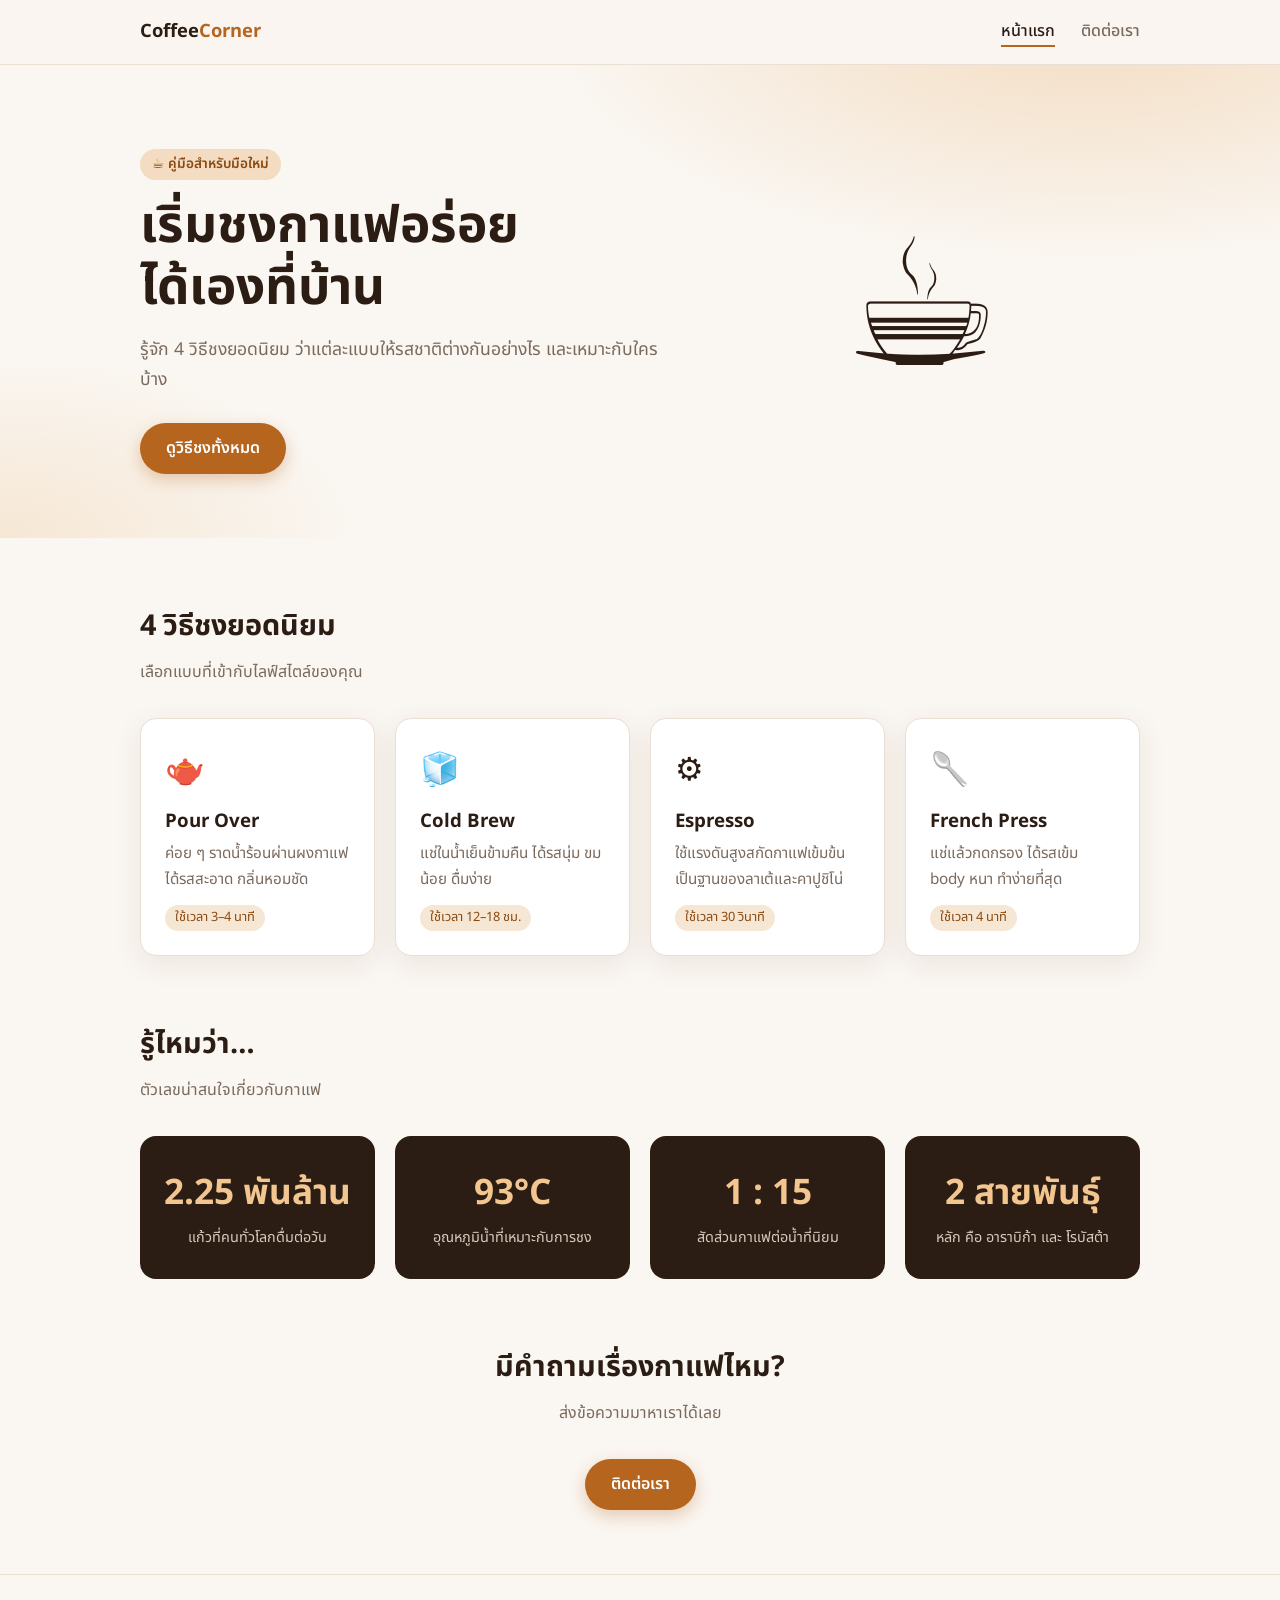
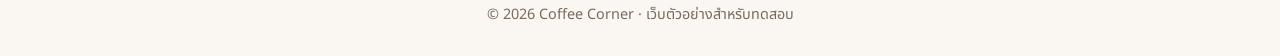
<file: index.html>
<!doctype html>
<html lang="th">
<head>
  <meta charset="utf-8">
  <meta name="viewport" content="width=device-width, initial-scale=1">
  <title>Coffee Corner – คู่มือกาแฟสำหรับมือใหม่</title>
  <meta name="description" content="รู้จักวิธีชงกาแฟ 4 แบบ พร้อมข้อมูลน่ารู้เกี่ยวกับกาแฟ">
  <link rel="preconnect" href="https://fonts.googleapis.com">
  <link href="https://fonts.googleapis.com/css2?family=Noto+Sans+Thai:wght@400;500;600;700&display=swap" rel="stylesheet">
  <link rel="stylesheet" href="styles.css">
</head>
<body>
  <header class="site">
    <div class="wrap">
      <a class="logo" href="index.html">Coffee<span>Corner</span></a>
      <nav>
        <a class="active" href="index.html">หน้าแรก</a>
        <a href="contact.html">ติดต่อเรา</a>
      </nav>
    </div>
  </header>

  <main>
    <section class="hero">
      <div class="wrap">
        <div>
          <span class="eyebrow">☕ คู่มือสำหรับมือใหม่</span>
          <h1>เริ่มชงกาแฟอร่อย<br>ได้เองที่บ้าน</h1>
          <p>รู้จัก 4 วิธีชงยอดนิยม ว่าแต่ละแบบให้รสชาติต่างกันอย่างไร และเหมาะกับใครบ้าง</p>
          <a class="btn" href="#methods">ดูวิธีชงทั้งหมด</a>
        </div>
        <div class="cup" aria-hidden="true">☕</div>
      </div>
    </section>

    <section class="block" id="methods">
      <div class="wrap">
        <h2 class="reveal">4 วิธีชงยอดนิยม</h2>
        <p class="sub reveal">เลือกแบบที่เข้ากับไลฟ์สไตล์ของคุณ</p>
        <div class="cards">
          <article class="card reveal">
            <div class="ico">🫖</div>
            <h3>Pour Over</h3>
            <p>ค่อย ๆ ราดน้ำร้อนผ่านผงกาแฟ ได้รสสะอาด กลิ่นหอมชัด</p>
            <span class="tag">ใช้เวลา 3–4 นาที</span>
          </article>
          <article class="card reveal">
            <div class="ico">🧊</div>
            <h3>Cold Brew</h3>
            <p>แช่ในน้ำเย็นข้ามคืน ได้รสนุ่ม ขมน้อย ดื่มง่าย</p>
            <span class="tag">ใช้เวลา 12–18 ชม.</span>
          </article>
          <article class="card reveal">
            <div class="ico">⚙️</div>
            <h3>Espresso</h3>
            <p>ใช้แรงดันสูงสกัดกาแฟเข้มข้น เป็นฐานของลาเต้และคาปูชิโน่</p>
            <span class="tag">ใช้เวลา 30 วินาที</span>
          </article>
          <article class="card reveal">
            <div class="ico">🥄</div>
            <h3>French Press</h3>
            <p>แช่แล้วกดกรอง ได้รสเข้ม body หนา ทำง่ายที่สุด</p>
            <span class="tag">ใช้เวลา 4 นาที</span>
          </article>
        </div>
      </div>
    </section>

    <section class="block" style="padding-top:0">
      <div class="wrap">
        <h2 class="reveal">รู้ไหมว่า…</h2>
        <p class="sub reveal">ตัวเลขน่าสนใจเกี่ยวกับกาแฟ</p>
        <div class="facts">
          <div class="fact reveal"><b>2.25 พันล้าน</b><span>แก้วที่คนทั่วโลกดื่มต่อวัน</span></div>
          <div class="fact reveal"><b>93°C</b><span>อุณหภูมิน้ำที่เหมาะกับการชง</span></div>
          <div class="fact reveal"><b>1 : 15</b><span>สัดส่วนกาแฟต่อน้ำที่นิยม</span></div>
          <div class="fact reveal"><b>2 สายพันธุ์</b><span>หลัก คือ อาราบิก้า และ โรบัสต้า</span></div>
        </div>
      </div>
    </section>

    <section class="block" style="padding-top:0">
      <div class="wrap reveal" style="text-align:center">
        <h2>มีคำถามเรื่องกาแฟไหม?</h2>
        <p class="sub">ส่งข้อความมาหาเราได้เลย</p>
        <a class="btn" href="contact.html">ติดต่อเรา</a>
      </div>
    </section>
  </main>

  <footer>© 2026 Coffee Corner · เว็บตัวอย่างสำหรับทดสอบ</footer>
  <script src="script.js"></script>
</body>
</html>
</file>
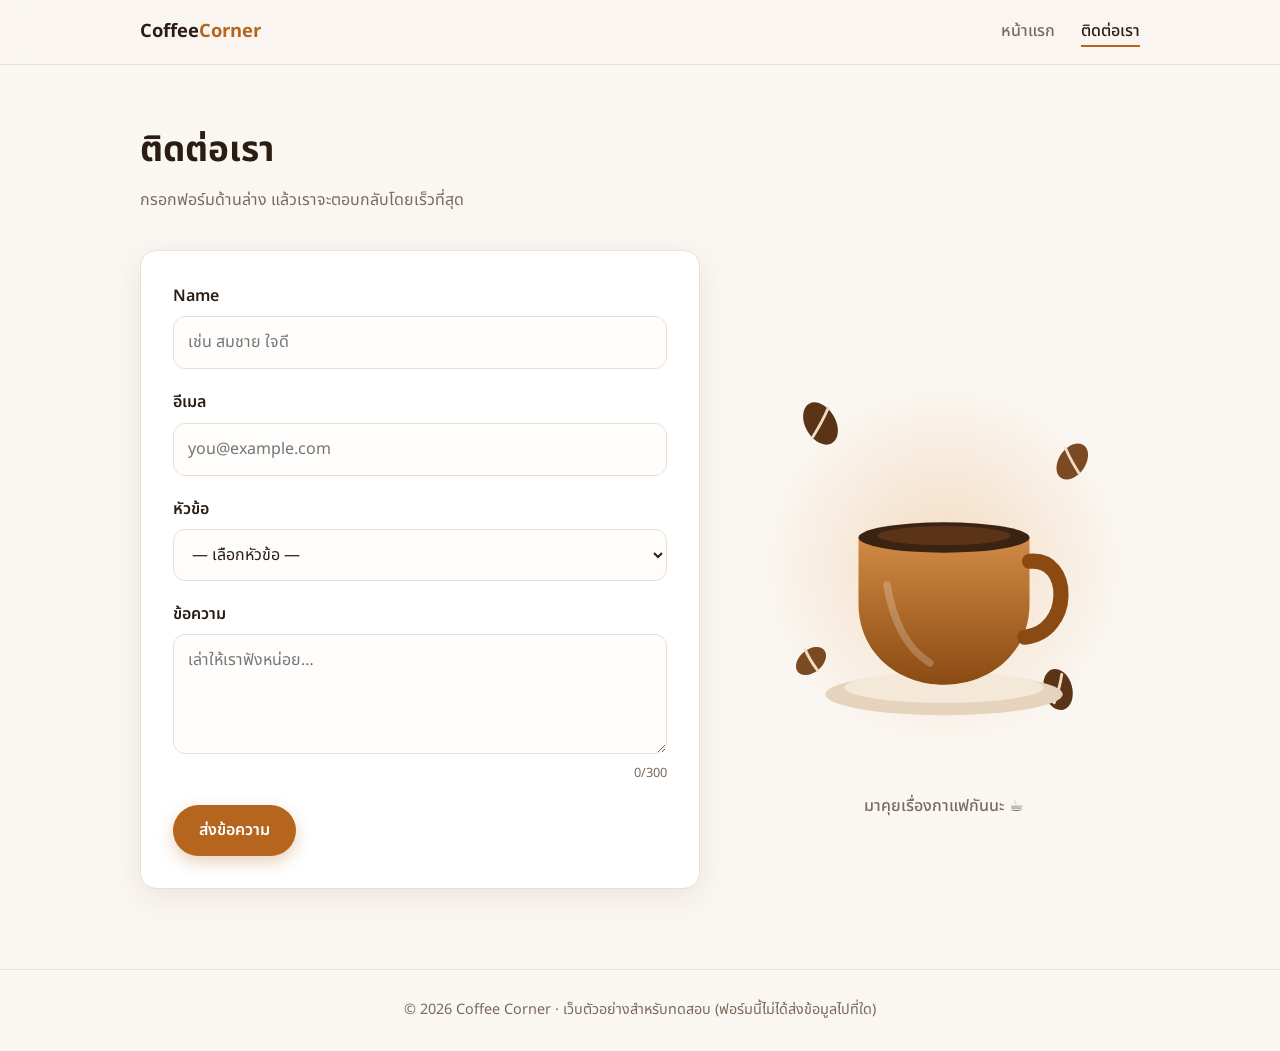
<file: contact.html>
<!doctype html>
<html lang="th">
<head>
  <meta charset="utf-8">
  <meta name="viewport" content="width=device-width, initial-scale=1">
  <title>ติดต่อเรา – Coffee Corner</title>
  <link rel="preconnect" href="https://fonts.googleapis.com">
  <link href="https://fonts.googleapis.com/css2?family=Noto+Sans+Thai:wght@400;500;600;700&display=swap" rel="stylesheet">
  <link rel="stylesheet" href="styles.css">
</head>
<body>
  <header class="site">
    <div class="wrap">
      <a class="logo" href="index.html">Coffee<span>Corner</span></a>
      <nav>
        <a href="index.html">หน้าแรก</a>
        <a class="active" href="contact.html">ติดต่อเรา</a>
      </nav>
    </div>
  </header>

  <main class="wrap">
    <div class="page-title">
      <h1>ติดต่อเรา</h1>
      <p>กรอกฟอร์มด้านล่าง แล้วเราจะตอบกลับโดยเร็วที่สุด</p>
    </div>

    <div class="contact-grid">
    <div class="form-card">
      <form id="contact-form" novalidate>
        <div class="field">
          <label for="name">Name</label>
          <input id="name" name="name" type="text" autocomplete="name" placeholder="เช่น สมชาย ใจดี">
          <div class="msg">This field is required</div>
        </div>

        <div class="field">
          <label for="email">อีเมล</label>
          <input id="email" name="email" type="email" autocomplete="email" placeholder="you@example.com">
          <div class="msg">รูปแบบอีเมลไม่ถูกต้อง</div>
        </div>

        <div class="field">
          <label for="topic">หัวข้อ</label>
          <select id="topic" name="topic">
            <option value="">— เลือกหัวข้อ —</option>
            <option>ถามเรื่องวิธีชง</option>
            <option>แนะนำเมล็ดกาแฟ</option>
            <option>อื่น ๆ</option>
          </select>
          <div class="msg">กรุณาเลือกหัวข้อ</div>
        </div>

        <div class="field">
          <label for="message">ข้อความ</label>
          <textarea id="message" name="message" maxlength="300" placeholder="เล่าให้เราฟังหน่อย…"></textarea>
          <div class="counter"><span id="count">0</span>/300</div>
          <div class="msg">กรุณาเขียนข้อความอย่างน้อย 10 ตัวอักษร</div>
        </div>

        <button class="btn" type="submit" id="submit">ส่งข้อความ</button>
      </form>

      <div class="success" id="success" role="status">
        <div class="big">🎉</div>
        <h2>ส่งเรียบร้อยแล้ว</h2>
        <p id="success-text" style="color:var(--muted)"></p>
        <button class="btn" type="button" id="again">ส่งอีกข้อความ</button>
      </div>
    </div>

    <aside class="art" aria-hidden="true">
      <svg viewBox="0 0 400 480" xmlns="http://www.w3.org/2000/svg">
        <defs>
          <linearGradient id="cupG" x1="0" y1="0" x2="0" y2="1">
            <stop offset="0" stop-color="#d28a45"/>
            <stop offset="1" stop-color="#8a4a12"/>
          </linearGradient>
          <radialGradient id="glow" cx="50%" cy="50%" r="50%">
            <stop offset="0" stop-color="#f3dcc1"/>
            <stop offset="1" stop-color="#f3dcc1" stop-opacity="0"/>
          </radialGradient>
        </defs>

        <circle class="glow" cx="200" cy="260" r="190" fill="url(#glow)"/>

        <!-- floating beans -->
        <g class="bean b1"><ellipse cx="70" cy="110" rx="16" ry="24" fill="#5b3418" transform="rotate(-30 70 110)"/><path d="M62 124 Q72 108 78 94" stroke="#f3dcc1" stroke-width="3" fill="none" stroke-linecap="round"/></g>
        <g class="bean b2"><ellipse cx="335" cy="150" rx="14" ry="21" fill="#7a4a24" transform="rotate(35 335 150)"/><path d="M342 162 Q333 148 328 136" stroke="#f3dcc1" stroke-width="3" fill="none" stroke-linecap="round"/></g>
        <g class="bean b3"><ellipse cx="320" cy="390" rx="15" ry="22" fill="#5b3418" transform="rotate(-15 320 390)"/><path d="M316 404 Q322 388 324 374" stroke="#f3dcc1" stroke-width="3" fill="none" stroke-linecap="round"/></g>
        <g class="bean b4"><ellipse cx="60" cy="360" rx="12" ry="18" fill="#7a4a24" transform="rotate(50 60 360)"/><path d="M67 370 Q58 358 54 348" stroke="#f3dcc1" stroke-width="3" fill="none" stroke-linecap="round"/></g>

        <!-- steam -->
        <path class="steam s1" d="M165 190 C150 165 180 150 165 120 C155 100 175 90 170 70" />
        <path class="steam s2" d="M200 185 C185 160 215 145 200 115 C190 95 210 85 205 65" />
        <path class="steam s3" d="M235 190 C220 165 250 150 235 120 C225 100 245 90 240 70" />

        <!-- cup + saucer -->
        <g class="cup">
          <ellipse cx="200" cy="395" rx="125" ry="22" fill="#e6d3bd"/>
          <ellipse cx="200" cy="388" rx="105" ry="16" fill="#f4e8d9"/>
          <path d="M110 230 H290 V300 C290 350 250 385 200 385 C150 385 110 350 110 300 Z" fill="url(#cupG)"/>
          <path d="M290 255 C335 250 335 330 285 335" stroke="#8a4a12" stroke-width="16" fill="none" stroke-linecap="round"/>
          <ellipse cx="200" cy="230" rx="90" ry="16" fill="#3b2314"/>
          <ellipse cx="200" cy="228" rx="70" ry="10" fill="#5b3418"/>
          <path d="M140 280 Q150 340 185 362" stroke="#fff" stroke-opacity=".22" stroke-width="8" fill="none" stroke-linecap="round"/>
        </g>
      </svg>
      <p class="art-cap">มาคุยเรื่องกาแฟกันนะ ☕</p>
    </aside>
    </div>
  </main>

  <footer>© 2026 Coffee Corner · เว็บตัวอย่างสำหรับทดสอบ (ฟอร์มนี้ไม่ได้ส่งข้อมูลไปที่ใด)</footer>
  <script src="script.js"></script>
</body>
</html>
</file>
<file: styles.css>
:root {
  --bg: #faf6f1;
  --surface: #ffffff;
  --ink: #2b1d14;
  --muted: #7a6a5e;
  --accent: #b5651d;
  --accent-dark: #8a4a12;
  --line: #eadfd3;
  --ok: #2f7d4f;
  --err: #c0392b;
  --radius: 16px;
  --shadow: 0 8px 30px rgba(74, 44, 20, 0.08);
}

* { box-sizing: border-box; }

body {
  margin: 0;
  font-family: "Noto Sans Thai", "Sarabun", system-ui, -apple-system, sans-serif;
  background: var(--bg);
  color: var(--ink);
  line-height: 1.7;
}

.wrap { max-width: 1040px; margin: 0 auto; padding: 0 20px; }

/* Header */
header.site {
  position: sticky; top: 0; z-index: 10;
  background: rgba(250, 246, 241, 0.9);
  backdrop-filter: blur(8px);
  border-bottom: 1px solid var(--line);
}
header.site .wrap {
  display: flex; align-items: center; justify-content: space-between;
  height: 64px;
}
.logo { font-weight: 700; font-size: 1.15rem; color: var(--ink); text-decoration: none; }
.logo span { color: var(--accent); }
nav a {
  margin-left: 22px; color: var(--muted); text-decoration: none; font-weight: 500;
  position: relative; padding: 4px 0; transition: color .2s;
}
nav a::after {
  content: ""; position: absolute; left: 0; bottom: 0; height: 2px; width: 0;
  background: var(--accent); transition: width .25s ease;
}
nav a:hover, nav a.active { color: var(--ink); }
nav a:hover::after, nav a.active::after { width: 100%; }

/* Hero */
.hero {
  padding: 84px 0 64px;
  background:
    radial-gradient(900px 400px at 85% -10%, #f3dcc1 0%, transparent 60%),
    radial-gradient(600px 300px at 0% 100%, #f6e7d4 0%, transparent 60%);
}
.hero .wrap { display: grid; grid-template-columns: 1.2fr 1fr; gap: 40px; align-items: center; }
.eyebrow {
  display: inline-block; font-size: .85rem; font-weight: 600; color: var(--accent-dark);
  background: #f3dcc1; padding: 4px 12px; border-radius: 999px; margin-bottom: 16px;
}
.hero h1 { font-size: clamp(2rem, 5vw, 3.2rem); line-height: 1.2; margin: 0 0 16px; }
.hero p { color: var(--muted); font-size: 1.1rem; margin: 0 0 28px; max-width: 520px; }
.cup { font-size: clamp(7rem, 18vw, 11rem); text-align: center; animation: float 4s ease-in-out infinite; }
@keyframes float { 50% { transform: translateY(-12px); } }

.btn {
  display: inline-block; border: 0; cursor: pointer;
  background: var(--accent); color: #fff; font: inherit; font-weight: 600;
  padding: 12px 26px; border-radius: 999px; text-decoration: none;
  transition: transform .15s ease, background .2s, box-shadow .2s;
  box-shadow: 0 6px 16px rgba(181, 101, 29, .3);
}
.btn:hover { background: var(--accent-dark); transform: translateY(-2px); }
.btn:active { transform: translateY(0); }
.btn:disabled { opacity: .6; cursor: default; transform: none; }

/* Sections */
section.block { padding: 64px 0; }
section.block h2 { font-size: 1.8rem; margin: 0 0 8px; }
section.block .sub { color: var(--muted); margin: 0 0 32px; }

.cards { display: grid; grid-template-columns: repeat(auto-fit, minmax(230px, 1fr)); gap: 20px; }
.card {
  background: var(--surface); border: 1px solid var(--line); border-radius: var(--radius);
  padding: 24px; box-shadow: var(--shadow);
  transition: transform .25s ease, box-shadow .25s ease;
}
.card:hover { transform: translateY(-6px); box-shadow: 0 14px 36px rgba(74, 44, 20, .14); }
.card .ico { font-size: 2rem; }
.card h3 { margin: 8px 0 4px; }
.card p { margin: 0; color: var(--muted); font-size: .95rem; }
.tag { display: inline-block; margin-top: 12px; font-size: .8rem; color: var(--accent-dark); background: #f6e7d4; padding: 2px 10px; border-radius: 999px; }

/* Facts */
.facts { display: grid; grid-template-columns: repeat(auto-fit, minmax(180px, 1fr)); gap: 20px; text-align: center; }
.fact { background: var(--ink); color: #fff; border-radius: var(--radius); padding: 28px 16px; }
.fact b { display: block; font-size: 2.2rem; color: #f3c58f; }
.fact span { color: #d9c9bb; font-size: .9rem; }

/* Reveal on scroll */
.reveal { opacity: 0; transform: translateY(24px); transition: opacity .6s ease, transform .6s ease; }
.reveal.in { opacity: 1; transform: none; }

/* Contact */
.page-title { padding: 56px 0 8px; }
.page-title h1 { margin: 0 0 6px; font-size: 2.2rem; }
.page-title p { margin: 0; color: var(--muted); }

.contact-grid {
  display: grid; grid-template-columns: minmax(0, 560px) 1fr; gap: 48px;
  align-items: center; margin: 28px 0 80px;
}
.contact-grid .form-card { margin: 0; width: 100%; }
.art { text-align: center; }
.art svg { width: 100%; max-width: 380px; height: auto; overflow: visible; }
.art-cap { margin: 8px 0 0; color: var(--muted); font-weight: 500; }
.art .glow { animation: pulse 5s ease-in-out infinite; transform-origin: 200px 260px; }
.art .cup { animation: bob 4s ease-in-out infinite; }
.art .steam {
  fill: none; stroke: #c9a47c; stroke-width: 9; stroke-linecap: round; opacity: 0;
  stroke-dasharray: 180; stroke-dashoffset: 180;
  animation: steam 3.2s ease-in-out infinite;
}
.art .s2 { animation-delay: .8s; }
.art .s3 { animation-delay: 1.6s; }
.art .bean { animation: drift 6s ease-in-out infinite; transform-box: fill-box; transform-origin: center; }
.art .b2 { animation-delay: -1.5s; animation-duration: 7s; }
.art .b3 { animation-delay: -3s; animation-duration: 5.5s; }
.art .b4 { animation-delay: -4.5s; animation-duration: 6.5s; }
@keyframes steam {
  0%   { stroke-dashoffset: 180; opacity: 0; transform: translateY(14px); }
  30%  { opacity: .75; }
  100% { stroke-dashoffset: 0; opacity: 0; transform: translateY(-16px); }
}
@keyframes bob   { 50% { transform: translateY(-8px); } }
@keyframes pulse { 50% { transform: scale(1.06); opacity: .8; } }
@keyframes drift {
  0%, 100% { transform: translateY(0) rotate(0); }
  50%      { transform: translateY(-18px) rotate(14deg); }
}
@media (max-width: 900px) {
  .contact-grid { grid-template-columns: 1fr; }
  .art { order: -1; }
  .art svg { max-width: 220px; }
  .art-cap { display: none; }
}

.form-card {
  max-width: 560px; margin: 28px 0 80px; background: var(--surface);
  border: 1px solid var(--line); border-radius: var(--radius);
  padding: 32px; box-shadow: var(--shadow);
}
.field { margin-bottom: 20px; }
.field label { display: block; font-weight: 600; margin-bottom: 6px; }
.field input, .field select, .field textarea {
  width: 100%; font: inherit; color: var(--ink);
  padding: 12px 14px; border: 1.5px solid var(--line); border-radius: 12px; background: #fffdfb;
  transition: border-color .2s, box-shadow .2s;
}
.field textarea { min-height: 120px; resize: vertical; }
.field input:focus, .field select:focus, .field textarea:focus {
  outline: none; border-color: var(--accent); box-shadow: 0 0 0 4px rgba(181, 101, 29, .15);
}
.field.invalid input, .field.invalid select, .field.invalid textarea { border-color: var(--err); }
.field.valid input, .field.valid select, .field.valid textarea { border-color: var(--ok); }
.msg {
  max-height: 0; overflow: hidden; opacity: 0; color: var(--err); font-size: .85rem;
  transition: max-height .25s ease, opacity .25s ease, margin .25s ease;
}
.field.invalid .msg { max-height: 40px; opacity: 1; margin-top: 4px; }
.counter { text-align: right; font-size: .8rem; color: var(--muted); }

.success {
  display: none; text-align: center; padding: 16px 0;
}
.success.show { display: block; animation: pop .45s cubic-bezier(.2, 1.4, .4, 1); }
.success .big { font-size: 4rem; }
@keyframes pop { from { opacity: 0; transform: scale(.8); } to { opacity: 1; transform: none; } }
form.hidden { display: none; }

footer { border-top: 1px solid var(--line); padding: 28px 0; text-align: center; color: var(--muted); font-size: .9rem; }

@media (max-width: 720px) {
  .hero .wrap { grid-template-columns: 1fr; text-align: center; }
  .hero p { margin-left: auto; margin-right: auto; }
  .cup { order: -1; }
  nav a { margin-left: 14px; }
}
@media (prefers-reduced-motion: reduce) {
  * { animation: none !important; transition: none !important; }
  .reveal { opacity: 1; transform: none; }
}
</file>
